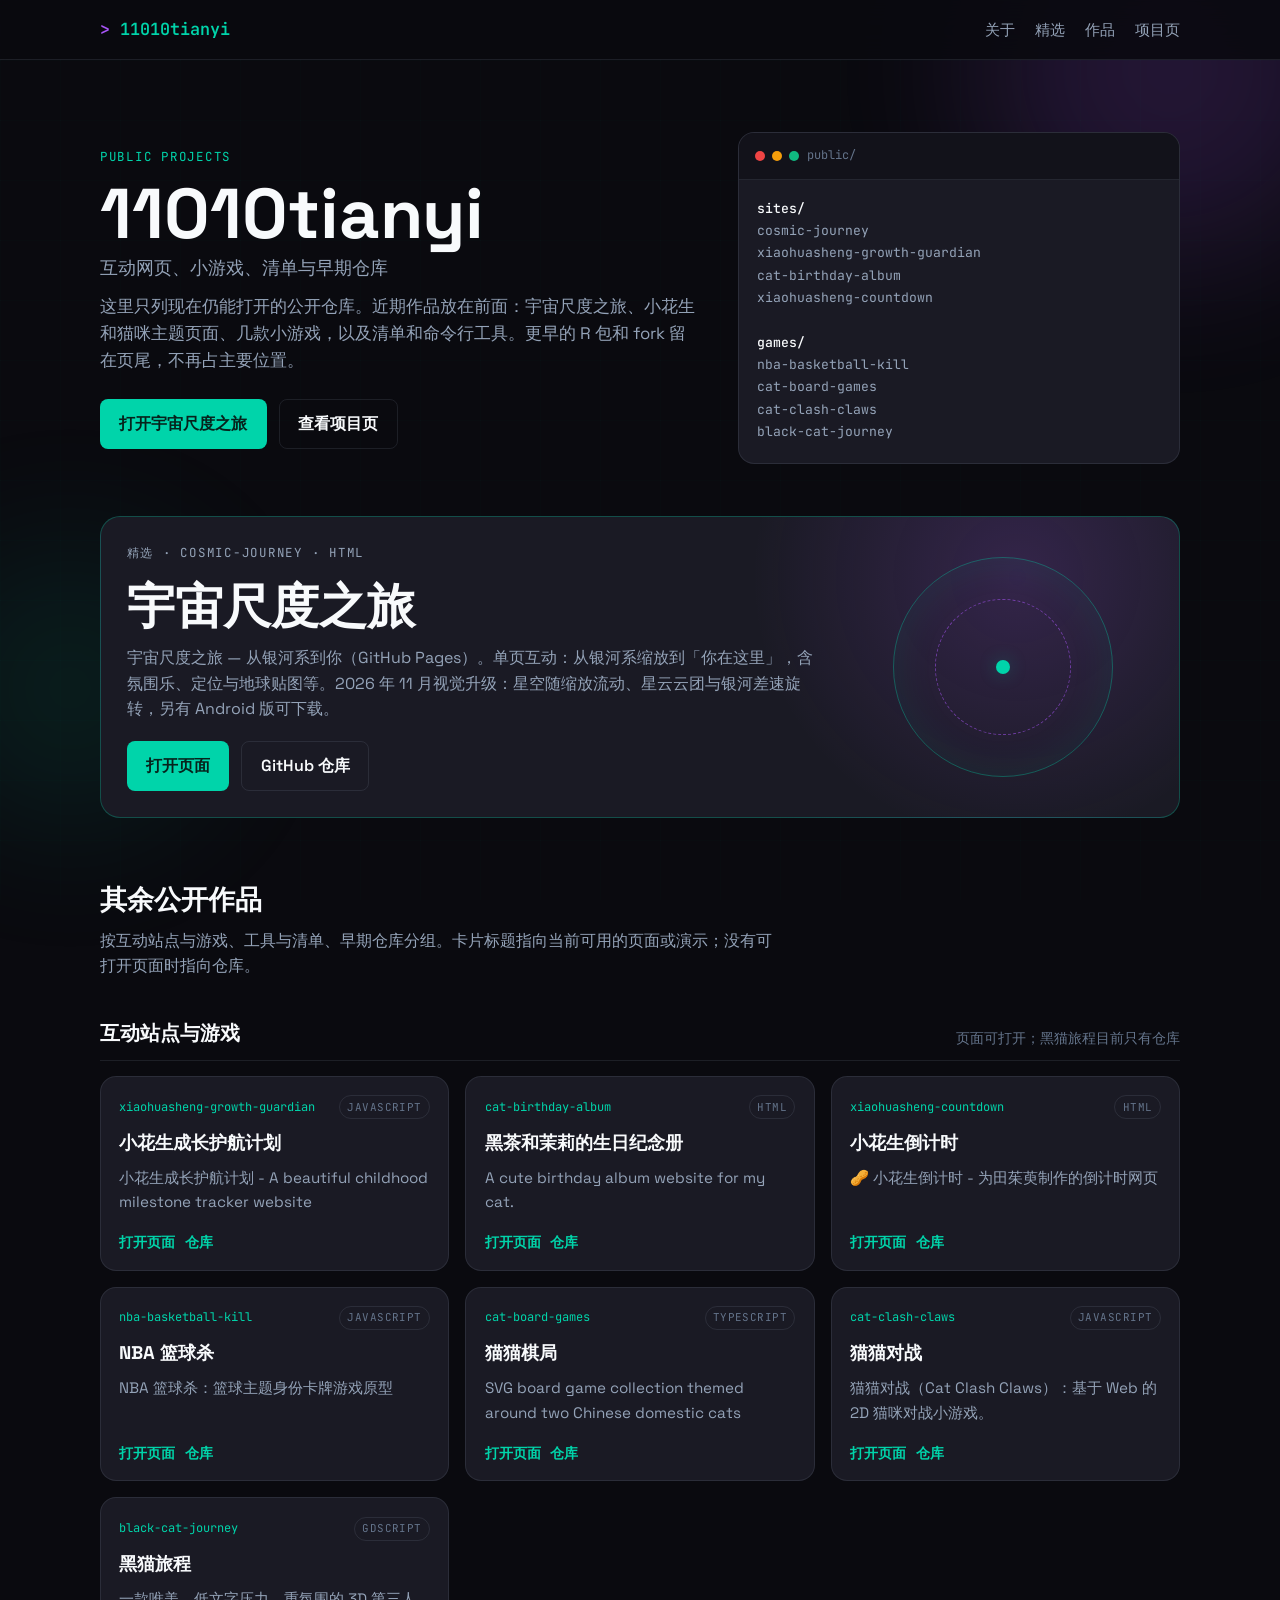
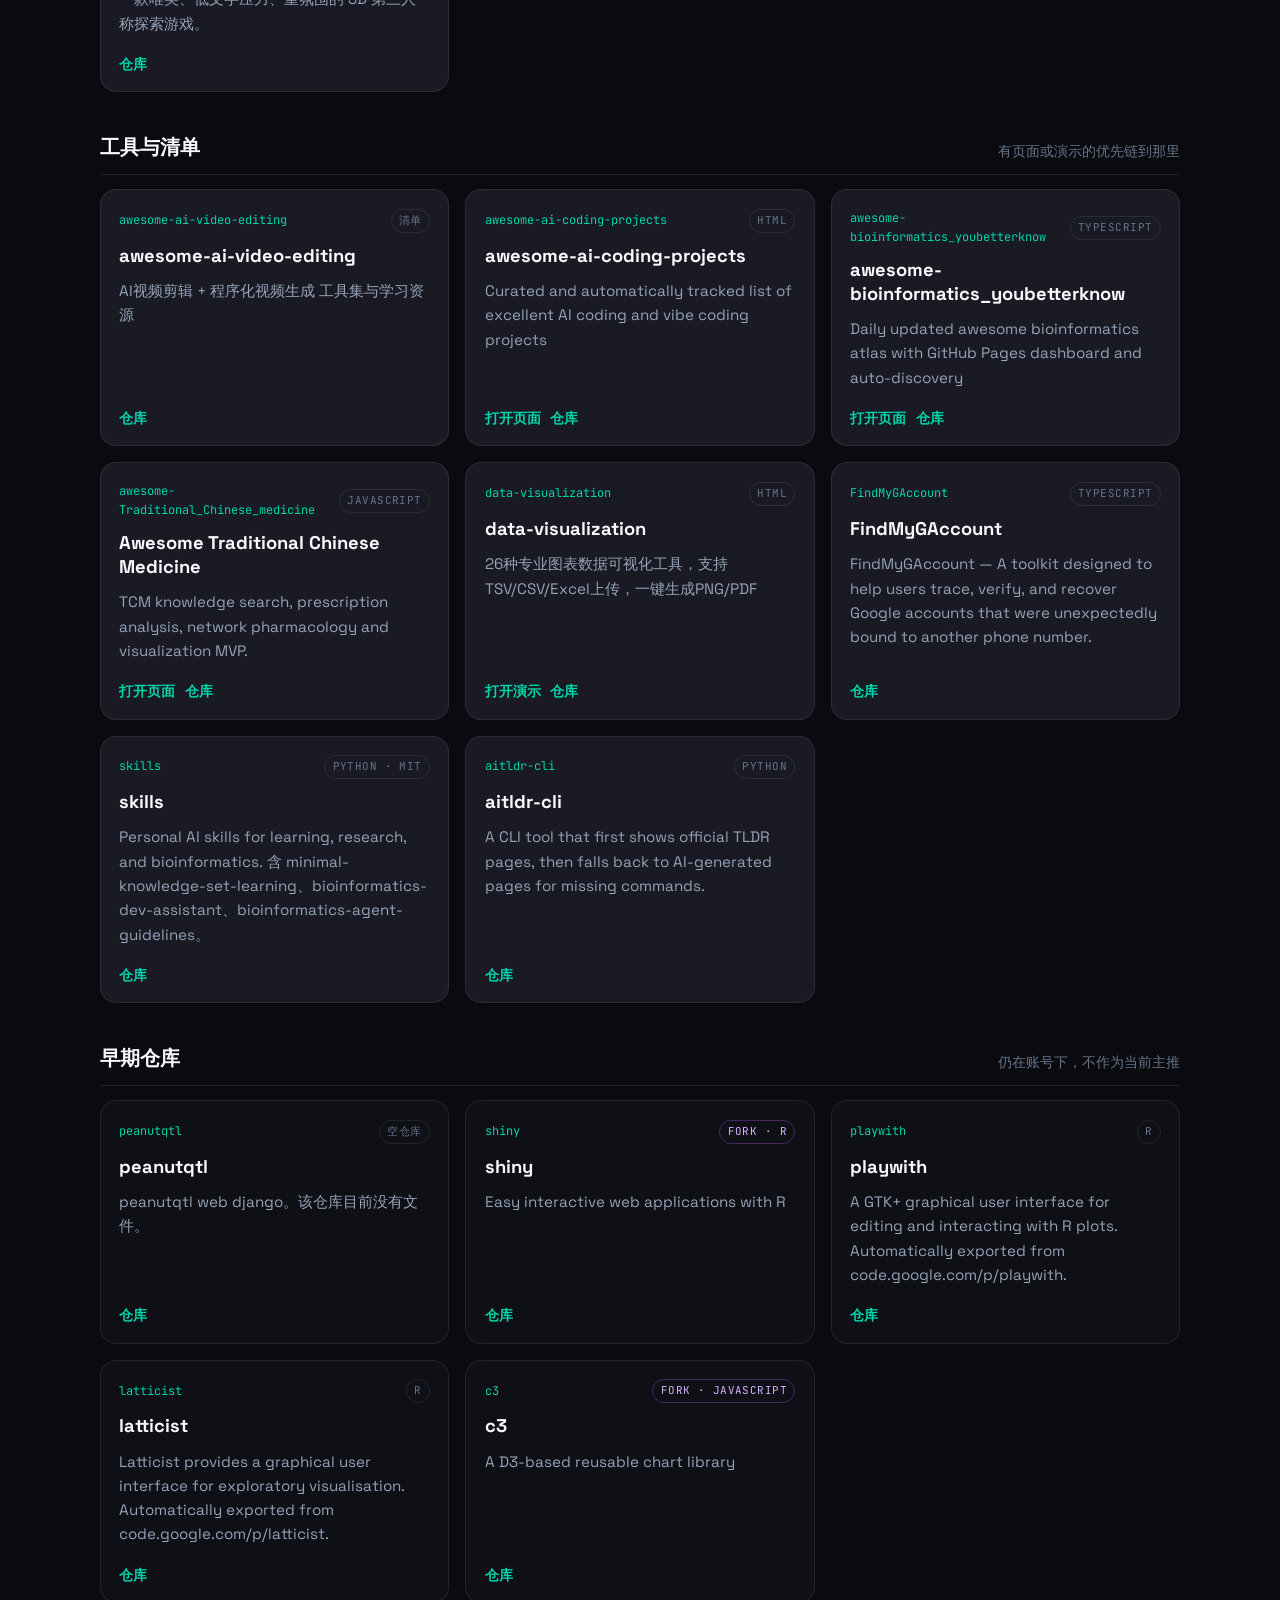
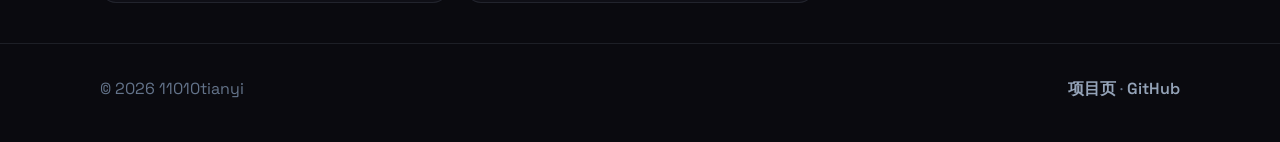
<file: index.html>
<!DOCTYPE html>
<html lang="zh-CN">
<head>
    <meta charset="UTF-8">
    <meta name="viewport" content="width=device-width, initial-scale=1.0">
    <title>11010tianyi</title>
    <meta name="description" content="11010tianyi 的公开作品：宇宙尺度之旅、小花生与猫咪主题页面、小游戏、清单工具，以及仍在的早期仓库。">
    <meta name="theme-color" content="#0a0a0f">
    <link rel="icon" href="data:image/svg+xml,<svg xmlns='http://www.w3.org/2000/svg' viewBox='0 0 64 64'><rect width='64' height='64' rx='14' fill='%230a0a0f'/><path d='M15 19 L29 32 L15 45' stroke='%2300d4aa' stroke-width='6' fill='none' stroke-linecap='round' stroke-linejoin='round'/><rect x='35' y='39' width='16' height='6' rx='3' fill='%23a855f7'/></svg>">
    <meta property="og:type" content="website">
    <meta property="og:title" content="11010tianyi">
    <meta property="og:description" content="11010tianyi 的公开作品：宇宙尺度之旅、小花生与猫咪主题页面、小游戏、清单工具，以及仍在的早期仓库。">
    <meta property="og:url" content="https://11010tianyi.github.io/">
    <meta name="twitter:card" content="summary">
    <link rel="preconnect" href="https://fonts.googleapis.com">
    <link rel="preconnect" href="https://fonts.gstatic.com" crossorigin>
    <link href="https://fonts.googleapis.com/css2?family=JetBrains+Mono:wght@400;500;600&family=Space+Grotesk:wght@400;500;600;700&display=swap" rel="stylesheet">
    <link rel="stylesheet" href="styles.css">
</head>
<body>
    <div class="bg-grid"></div>
    <div class="orb orb-1"></div>
    <div class="orb orb-2"></div>

    <nav>
        <div class="nav-container">
            <a href="index.html" class="logo">11010tianyi</a>
            <ul class="nav-links">
                <li><a href="#about">关于</a></li>
                <li><a href="#featured">精选</a></li>
                <li><a href="#work">作品</a></li>
                <li><a href="projects.html">项目页</a></li>
            </ul>
        </div>
    </nav>

    <main>
        <section class="hero" id="about">
            <div class="wrap hero-grid">
                <div>
                    <p class="kicker">Public projects</p>
                    <h1>11010tianyi<span>互动网页、小游戏、清单与早期仓库</span></h1>
                    <p class="lede">
                        这里只列现在仍能打开的公开仓库。近期作品放在前面：宇宙尺度之旅、小花生和猫咪主题页面、几款小游戏，以及清单和命令行工具。更早的 R 包和 fork 留在页尾，不再占主要位置。
                    </p>
                    <div class="actions">
                        <a class="btn btn-primary" href="https://11010tianyi.github.io/cosmic-journey/">打开宇宙尺度之旅</a>
                        <a class="btn btn-secondary" href="projects.html">查看项目页</a>
                    </div>
                </div>
                <aside class="panel" aria-label="当前可访问的作品">
                    <div class="panel-bar">
                        <span class="dot red"></span>
                        <span class="dot yellow"></span>
                        <span class="dot green"></span>
                        <span>public/</span>
                    </div>
                    <div class="panel-body">
                        <div><strong>sites/</strong></div>
                        cosmic-journey<br>
                        xiaohuasheng-growth-guardian<br>
                        cat-birthday-album<br>
                        xiaohuasheng-countdown<br><br>
                        <div><strong>games/</strong></div>
                        nba-basketball-kill<br>
                        cat-board-games<br>
                        cat-clash-claws<br>
                        black-cat-journey
                    </div>
                </aside>
            </div>
        </section>

        <section class="section" id="featured">
            <div class="wrap">
                <article class="feature">
                    <div>
                        <p class="kicker">精选 · cosmic-journey · HTML</p>
                        <h2><a href="https://11010tianyi.github.io/cosmic-journey/">宇宙尺度之旅</a></h2>
                        <p>宇宙尺度之旅 — 从银河系到你（GitHub Pages）。单页互动：从银河系缩放到「你在这里」，含氛围乐、定位与地球贴图等。2026 年 11 月视觉升级：星空随缩放流动、星云云团与银河差速旋转，另有 Android 版可下载。</p>
                        <div class="actions">
                            <a class="btn btn-primary" href="https://11010tianyi.github.io/cosmic-journey/">打开页面</a>
                            <a class="btn btn-secondary" href="https://github.com/11010tianyi/cosmic-journey">GitHub 仓库</a>
                        </div>
                    </div>
                    <div class="orbit" aria-hidden="true">
                        <div class="ring"><span><i></i></span></div>
                    </div>
                </article>
            </div>
        </section>

        <section class="section" id="work">
            <div class="wrap">
                <h2>其余公开作品</h2>
                <p class="section-intro">按互动站点与游戏、工具与清单、早期仓库分组。卡片标题指向当前可用的页面或演示；没有可打开页面时指向仓库。</p>

                <div class="group" id="interactive">
                    <div class="group-head">
                        <h3>互动站点与游戏</h3>
                        <p>页面可打开；黑猫旅程目前只有仓库</p>
                    </div>
                    <div class="grid">
                        <article class="card">
                            <div class="card-top"><span class="slug">xiaohuasheng-growth-guardian</span><span class="tag">JavaScript</span></div>
                            <h3><a href="https://11010tianyi.github.io/xiaohuasheng-growth-guardian/">小花生成长护航计划</a></h3>
                            <p>小花生成长护航计划 - A beautiful childhood milestone tracker website</p>
                            <p class="card-links"><a href="https://11010tianyi.github.io/xiaohuasheng-growth-guardian/">打开页面</a><a href="https://github.com/11010tianyi/xiaohuasheng-growth-guardian">仓库</a></p>
                        </article>
                        <article class="card">
                            <div class="card-top"><span class="slug">cat-birthday-album</span><span class="tag">HTML</span></div>
                            <h3><a href="https://11010tianyi.github.io/cat-birthday-album/">黑茶和茉莉的生日纪念册</a></h3>
                            <p>A cute birthday album website for my cat.</p>
                            <p class="card-links"><a href="https://11010tianyi.github.io/cat-birthday-album/">打开页面</a><a href="https://github.com/11010tianyi/cat-birthday-album">仓库</a></p>
                        </article>
                        <article class="card">
                            <div class="card-top"><span class="slug">xiaohuasheng-countdown</span><span class="tag">HTML</span></div>
                            <h3><a href="https://11010tianyi.github.io/xiaohuasheng-countdown/">小花生倒计时</a></h3>
                            <p>🥜 小花生倒计时 - 为田茱萸制作的倒计时网页</p>
                            <p class="card-links"><a href="https://11010tianyi.github.io/xiaohuasheng-countdown/">打开页面</a><a href="https://github.com/11010tianyi/xiaohuasheng-countdown">仓库</a></p>
                        </article>
                        <article class="card">
                            <div class="card-top"><span class="slug">nba-basketball-kill</span><span class="tag">JavaScript</span></div>
                            <h3><a href="https://11010tianyi.github.io/nba-basketball-kill/">NBA 篮球杀</a></h3>
                            <p>NBA 篮球杀：篮球主题身份卡牌游戏原型</p>
                            <p class="card-links"><a href="https://11010tianyi.github.io/nba-basketball-kill/">打开页面</a><a href="https://github.com/11010tianyi/nba-basketball-kill">仓库</a></p>
                        </article>
                        <article class="card">
                            <div class="card-top"><span class="slug">cat-board-games</span><span class="tag">TypeScript</span></div>
                            <h3><a href="https://11010tianyi.github.io/cat-board-games/">猫猫棋局</a></h3>
                            <p>SVG board game collection themed around two Chinese domestic cats</p>
                            <p class="card-links"><a href="https://11010tianyi.github.io/cat-board-games/">打开页面</a><a href="https://github.com/11010tianyi/cat-board-games">仓库</a></p>
                        </article>
                        <article class="card">
                            <div class="card-top"><span class="slug">cat-clash-claws</span><span class="tag">JavaScript</span></div>
                            <h3><a href="https://11010tianyi.github.io/cat-clash-claws/">猫猫对战</a></h3>
                            <p>猫猫对战（Cat Clash Claws）：基于 Web 的 2D 猫咪对战小游戏。</p>
                            <p class="card-links"><a href="https://11010tianyi.github.io/cat-clash-claws/">打开页面</a><a href="https://github.com/11010tianyi/cat-clash-claws">仓库</a></p>
                        </article>
                        <article class="card">
                            <div class="card-top"><span class="slug">black-cat-journey</span><span class="tag">GDScript</span></div>
                            <h3><a href="https://github.com/11010tianyi/black-cat-journey">黑猫旅程</a></h3>
                            <p>一款唯美、低文字压力、重氛围的 3D 第三人称探索游戏。</p>
                            <p class="card-links"><a href="https://github.com/11010tianyi/black-cat-journey">仓库</a></p>
                        </article>
                    </div>
                </div>

                <div class="group" id="tools">
                    <div class="group-head">
                        <h3>工具与清单</h3>
                        <p>有页面或演示的优先链到那里</p>
                    </div>
                    <div class="grid">
                        <article class="card">
                            <div class="card-top"><span class="slug">awesome-ai-video-editing</span><span class="tag">清单</span></div>
                            <h3><a href="https://github.com/11010tianyi/awesome-ai-video-editing">awesome-ai-video-editing</a></h3>
                            <p>AI视频剪辑 + 程序化视频生成 工具集与学习资源</p>
                            <p class="card-links"><a href="https://github.com/11010tianyi/awesome-ai-video-editing">仓库</a></p>
                        </article>
                        <article class="card">
                            <div class="card-top"><span class="slug">awesome-ai-coding-projects</span><span class="tag">HTML</span></div>
                            <h3><a href="https://11010tianyi.github.io/awesome-ai-coding-projects/">awesome-ai-coding-projects</a></h3>
                            <p>Curated and automatically tracked list of excellent AI coding and vibe coding projects</p>
                            <p class="card-links"><a href="https://11010tianyi.github.io/awesome-ai-coding-projects/">打开页面</a><a href="https://github.com/11010tianyi/awesome-ai-coding-projects">仓库</a></p>
                        </article>
                        <article class="card">
                            <div class="card-top"><span class="slug">awesome-bioinformatics_youbetterknow</span><span class="tag">TypeScript</span></div>
                            <h3><a href="https://11010tianyi.github.io/awesome-bioinformatics_youbetterknow/">awesome-bioinformatics_youbetterknow</a></h3>
                            <p>Daily updated awesome bioinformatics atlas with GitHub Pages dashboard and auto-discovery</p>
                            <p class="card-links"><a href="https://11010tianyi.github.io/awesome-bioinformatics_youbetterknow/">打开页面</a><a href="https://github.com/11010tianyi/awesome-bioinformatics_youbetterknow">仓库</a></p>
                        </article>
                        <article class="card">
                            <div class="card-top"><span class="slug">awesome-Traditional_Chinese_medicine</span><span class="tag">JavaScript</span></div>
                            <h3><a href="https://11010tianyi.github.io/awesome-Traditional_Chinese_medicine/">Awesome Traditional Chinese Medicine</a></h3>
                            <p>TCM knowledge search, prescription analysis, network pharmacology and visualization MVP.</p>
                            <p class="card-links"><a href="https://11010tianyi.github.io/awesome-Traditional_Chinese_medicine/">打开页面</a><a href="https://github.com/11010tianyi/awesome-Traditional_Chinese_medicine">仓库</a></p>
                        </article>
                        <article class="card">
                            <div class="card-top"><span class="slug">data-visualization</span><span class="tag">HTML</span></div>
                            <h3><a href="https://data-visualization-sage.vercel.app">data-visualization</a></h3>
                            <p>26种专业图表数据可视化工具，支持TSV/CSV/Excel上传，一键生成PNG/PDF</p>
                            <p class="card-links"><a href="https://data-visualization-sage.vercel.app">打开演示</a><a href="https://github.com/11010tianyi/data-visualization">仓库</a></p>
                        </article>
                        <article class="card">
                            <div class="card-top"><span class="slug">FindMyGAccount</span><span class="tag">TypeScript</span></div>
                            <h3><a href="https://github.com/11010tianyi/FindMyGAccount">FindMyGAccount</a></h3>
                            <p>FindMyGAccount — A toolkit designed to help users trace, verify, and recover Google accounts that were unexpectedly bound to another phone number.</p>
                            <p class="card-links"><a href="https://github.com/11010tianyi/FindMyGAccount">仓库</a></p>
                        </article>
                        <article class="card">
                            <div class="card-top"><span class="slug">skills</span><span class="tag">Python · MIT</span></div>
                            <h3><a href="https://github.com/11010tianyi/skills">skills</a></h3>
                            <p>Personal AI skills for learning, research, and bioinformatics. 含 minimal-knowledge-set-learning、bioinformatics-dev-assistant、bioinformatics-agent-guidelines。</p>
                            <p class="card-links"><a href="https://github.com/11010tianyi/skills">仓库</a></p>
                        </article>
                        <article class="card">
                            <div class="card-top"><span class="slug">aitldr-cli</span><span class="tag">Python</span></div>
                            <h3><a href="https://github.com/11010tianyi/aitldr-cli">aitldr-cli</a></h3>
                            <p>A CLI tool that first shows official TLDR pages, then falls back to AI-generated pages for missing commands.</p>
                            <p class="card-links"><a href="https://github.com/11010tianyi/aitldr-cli">仓库</a></p>
                        </article>
                    </div>
                </div>

                <div class="group archive" id="archive">
                    <div class="group-head">
                        <h3>早期仓库</h3>
                        <p>仍在账号下，不作为当前主推</p>
                    </div>
                    <div class="grid">
                        <article class="card">
                            <div class="card-top"><span class="slug">peanutqtl</span><span class="tag">空仓库</span></div>
                            <h3><a href="https://github.com/11010tianyi/peanutqtl">peanutqtl</a></h3>
                            <p>peanutqtl web django。该仓库目前没有文件。</p>
                            <p class="card-links"><a href="https://github.com/11010tianyi/peanutqtl">仓库</a></p>
                        </article>
                        <article class="card">
                            <div class="card-top"><span class="slug">shiny</span><span class="tag fork">Fork · R</span></div>
                            <h3><a href="https://github.com/11010tianyi/shiny">shiny</a></h3>
                            <p>Easy interactive web applications with R</p>
                            <p class="card-links"><a href="https://github.com/11010tianyi/shiny">仓库</a></p>
                        </article>
                        <article class="card">
                            <div class="card-top"><span class="slug">playwith</span><span class="tag">R</span></div>
                            <h3><a href="https://github.com/11010tianyi/playwith">playwith</a></h3>
                            <p>A GTK+ graphical user interface for editing and interacting with R plots. Automatically exported from code.google.com/p/playwith.</p>
                            <p class="card-links"><a href="https://github.com/11010tianyi/playwith">仓库</a></p>
                        </article>
                        <article class="card">
                            <div class="card-top"><span class="slug">latticist</span><span class="tag">R</span></div>
                            <h3><a href="https://github.com/11010tianyi/latticist">latticist</a></h3>
                            <p>Latticist provides a graphical user interface for exploratory visualisation. Automatically exported from code.google.com/p/latticist.</p>
                            <p class="card-links"><a href="https://github.com/11010tianyi/latticist">仓库</a></p>
                        </article>
                        <article class="card">
                            <div class="card-top"><span class="slug">c3</span><span class="tag fork">Fork · JavaScript</span></div>
                            <h3><a href="https://github.com/11010tianyi/c3">c3</a></h3>
                            <p>A D3-based reusable chart library</p>
                            <p class="card-links"><a href="https://github.com/11010tianyi/c3">仓库</a></p>
                        </article>
                    </div>
                </div>
            </div>
        </section>
    </main>

    <footer>
        <div class="wrap footer-row">
            <p>© 2026 11010tianyi</p>
            <p><a href="projects.html">项目页</a> · <a href="https://github.com/11010tianyi">GitHub</a></p>
        </div>
    </footer>

    <script>
        document.querySelectorAll('a[href^="#"]').forEach(function (anchor) {
            anchor.addEventListener('click', function (event) {
                var id = anchor.getAttribute('href');
                if (!id || id === '#') return;
                var target = document.querySelector(id);
                if (!target) return;
                event.preventDefault();
                target.scrollIntoView({ behavior: 'smooth', block: 'start' });
            });
        });
    </script>
</body>
</html>
</file>
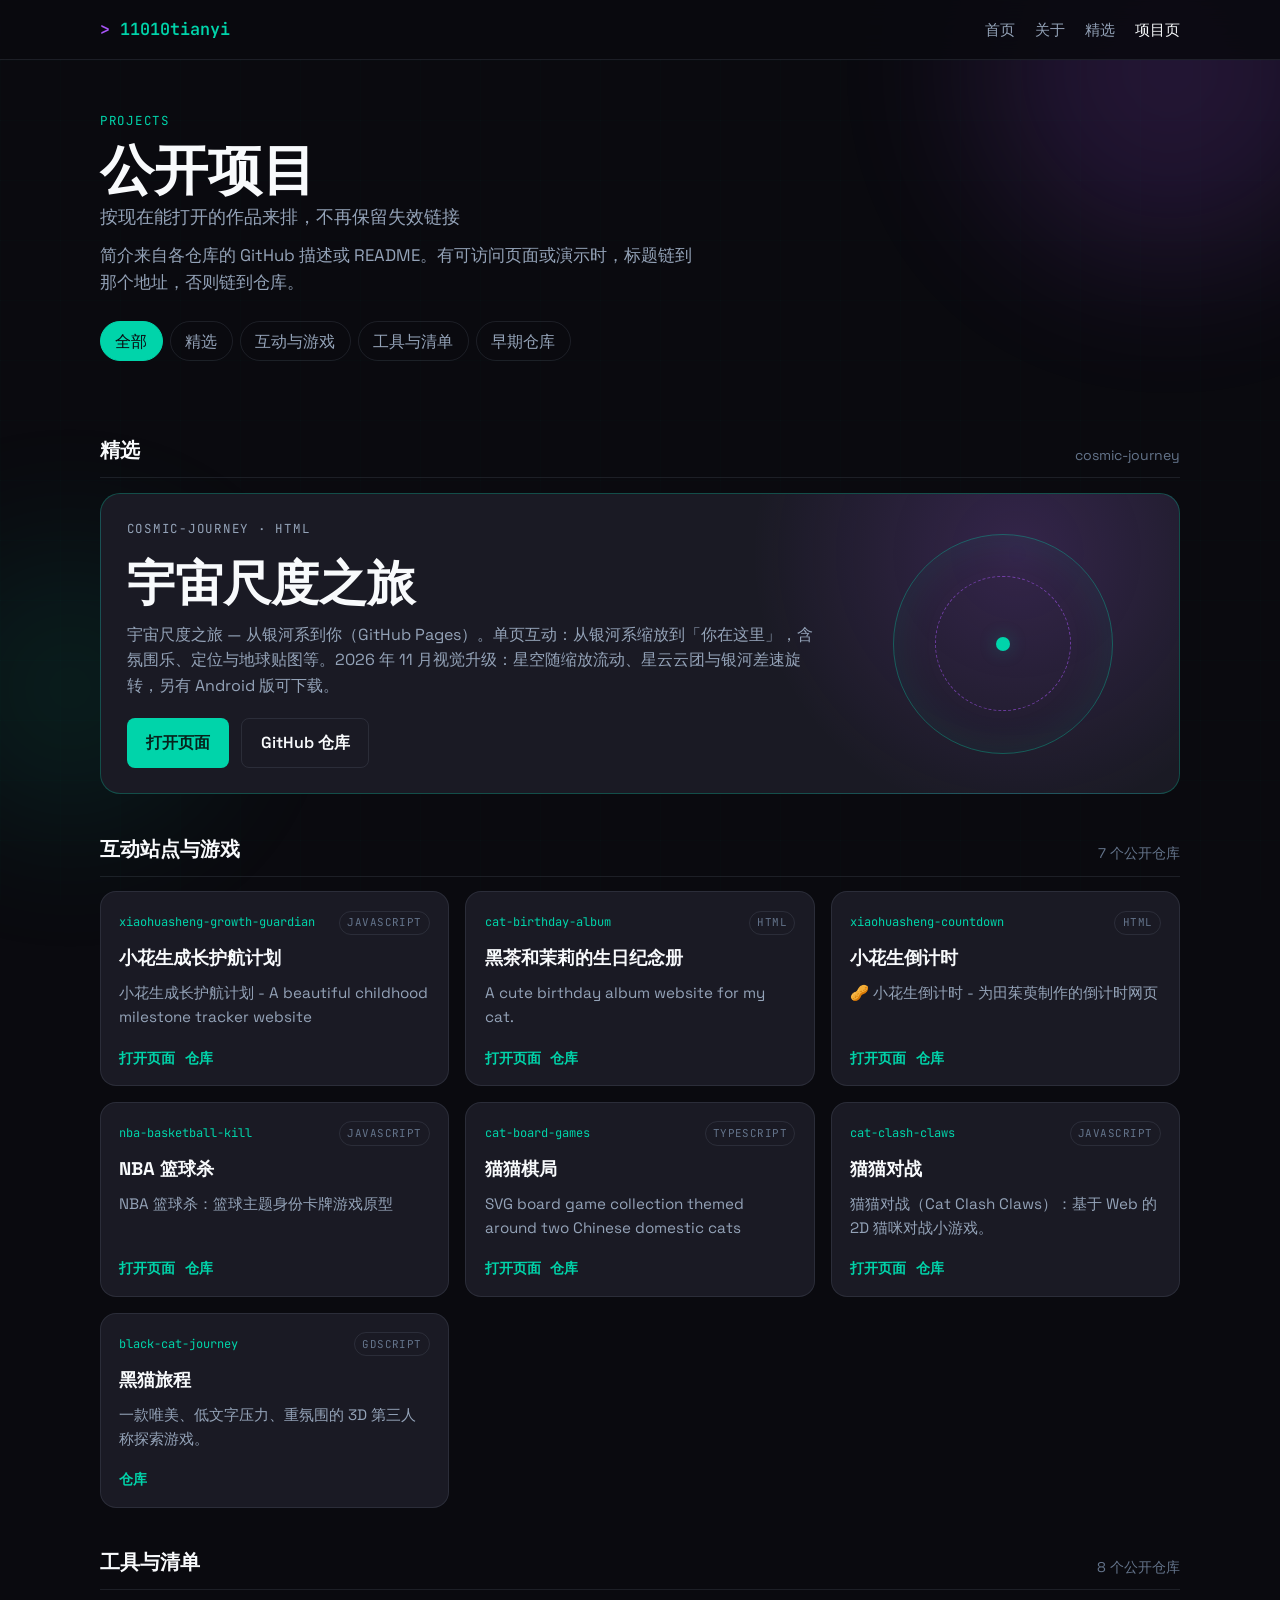
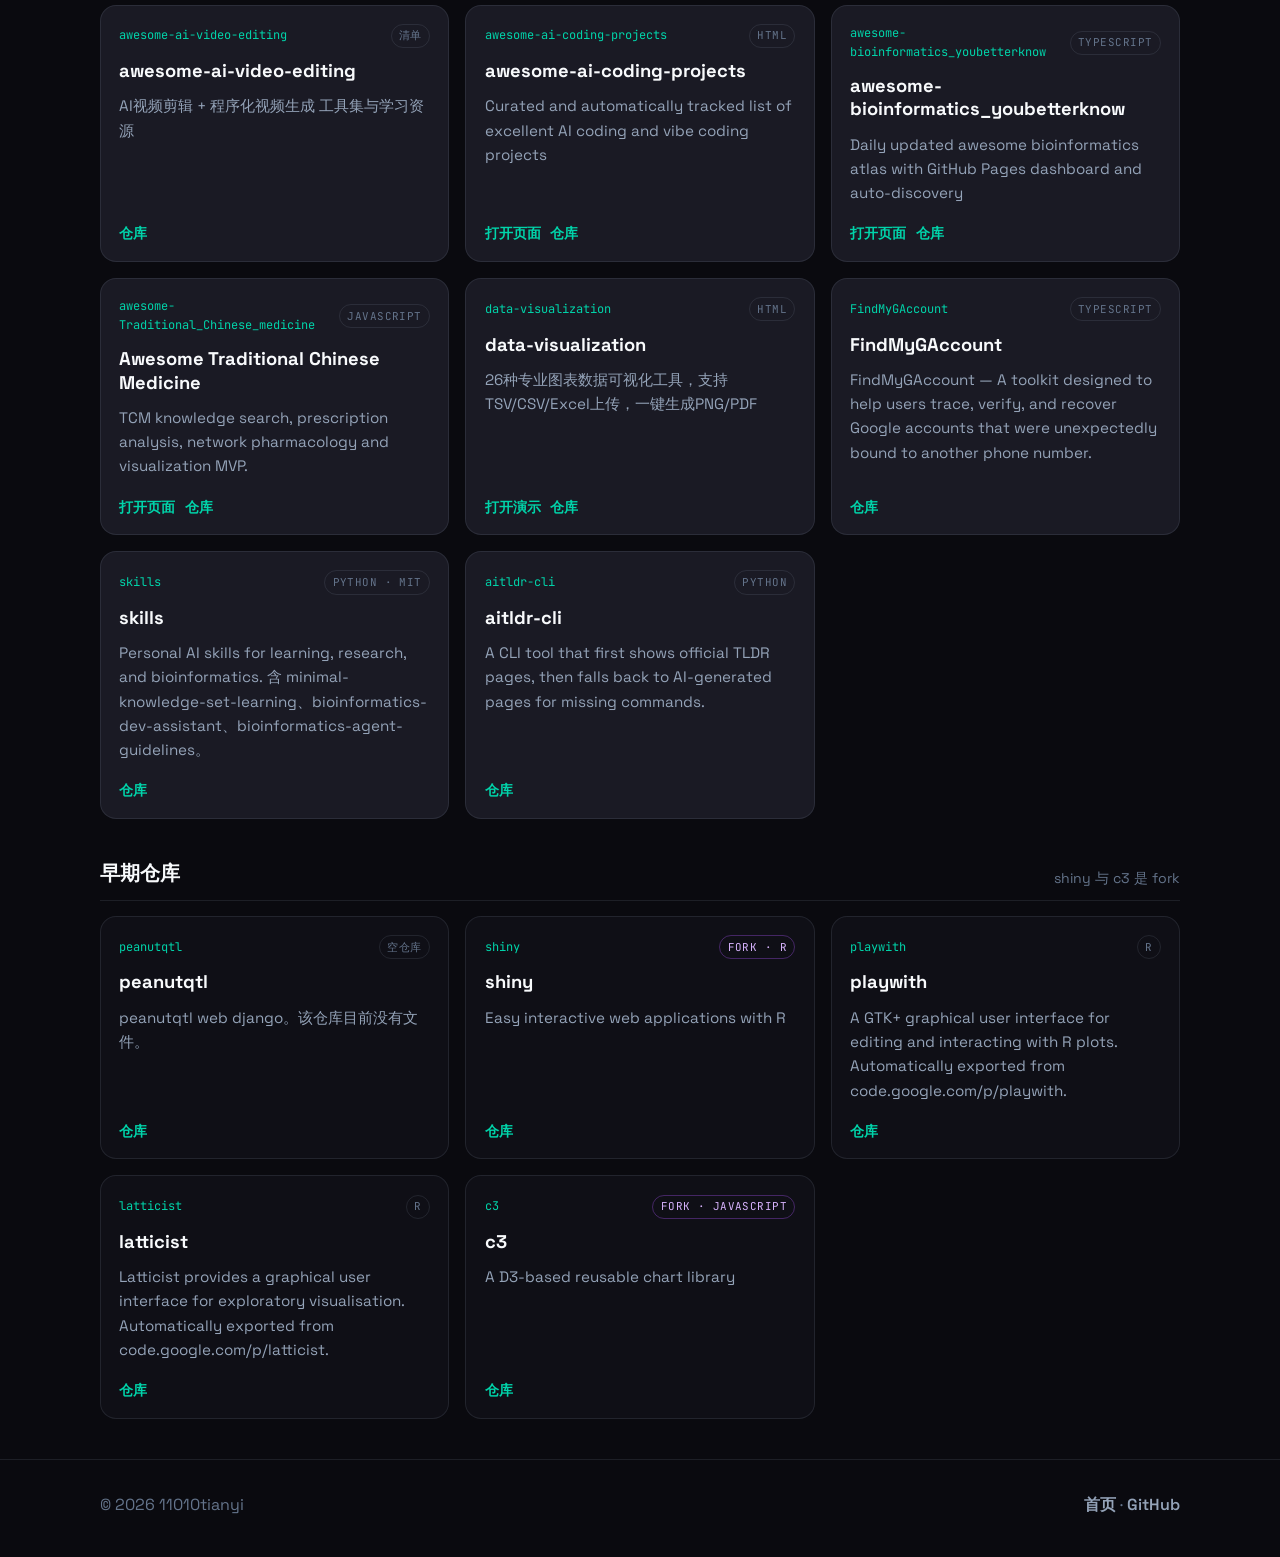
<file: projects.html>
<!DOCTYPE html>
<html lang="zh-CN">
<head>
    <meta charset="UTF-8">
    <meta name="viewport" content="width=device-width, initial-scale=1.0">
    <title>项目 | 11010tianyi</title>
    <meta name="description" content="11010tianyi 的公开项目目录：精选宇宙尺度之旅，以及互动站点、游戏、工具清单和早期仓库。">
    <meta name="theme-color" content="#0a0a0f">
    <link rel="icon" href="data:image/svg+xml,<svg xmlns='http://www.w3.org/2000/svg' viewBox='0 0 64 64'><rect width='64' height='64' rx='14' fill='%230a0a0f'/><path d='M15 19 L29 32 L15 45' stroke='%2300d4aa' stroke-width='6' fill='none' stroke-linecap='round' stroke-linejoin='round'/><rect x='35' y='39' width='16' height='6' rx='3' fill='%23a855f7'/></svg>">
    <meta property="og:type" content="website">
    <meta property="og:title" content="项目 | 11010tianyi">
    <meta property="og:description" content="11010tianyi 的公开项目目录：精选宇宙尺度之旅，以及互动站点、游戏、工具清单和早期仓库。">
    <meta property="og:url" content="https://11010tianyi.github.io/projects.html">
    <meta name="twitter:card" content="summary">
    <link rel="preconnect" href="https://fonts.googleapis.com">
    <link rel="preconnect" href="https://fonts.gstatic.com" crossorigin>
    <link href="https://fonts.googleapis.com/css2?family=JetBrains+Mono:wght@400;500;600&family=Space+Grotesk:wght@400;500;600;700&display=swap" rel="stylesheet">
    <link rel="stylesheet" href="styles.css">
</head>
<body>
    <div class="bg-grid"></div>
    <div class="orb orb-1"></div>
    <div class="orb orb-2"></div>

    <nav>
        <div class="nav-container">
            <a href="index.html" class="logo">11010tianyi</a>
            <ul class="nav-links">
                <li><a href="index.html">首页</a></li>
                <li><a href="index.html#about">关于</a></li>
                <li><a href="index.html#featured">精选</a></li>
                <li><a href="projects.html" aria-current="page">项目页</a></li>
            </ul>
        </div>
    </nav>

    <main>
        <header class="page-header">
            <div class="wrap">
                <p class="kicker">Projects</p>
                <h1>公开项目<span>按现在能打开的作品来排，不再保留失效链接</span></h1>
                <p class="lede">简介来自各仓库的 GitHub 描述或 README。有可访问页面或演示时，标题链到那个地址，否则链到仓库。</p>
                <div class="filters" role="group" aria-label="按分组筛选">
                    <button class="filter-btn active" type="button" data-filter="all" aria-pressed="true">全部</button>
                    <button class="filter-btn" type="button" data-filter="featured" aria-pressed="false">精选</button>
                    <button class="filter-btn" type="button" data-filter="interactive" aria-pressed="false">互动与游戏</button>
                    <button class="filter-btn" type="button" data-filter="tools" aria-pressed="false">工具与清单</button>
                    <button class="filter-btn" type="button" data-filter="archive" aria-pressed="false">早期仓库</button>
                </div>
            </div>
        </header>

        <section class="section">
            <div class="wrap">
                <div class="group" id="featured" data-group="featured">
                    <div class="group-head">
                        <h3>精选</h3>
                        <p>cosmic-journey</p>
                    </div>
                    <article class="feature">
                        <div>
                            <p class="kicker">cosmic-journey · HTML</p>
                            <h2><a href="https://11010tianyi.github.io/cosmic-journey/">宇宙尺度之旅</a></h2>
                            <p>宇宙尺度之旅 — 从银河系到你（GitHub Pages）。单页互动：从银河系缩放到「你在这里」，含氛围乐、定位与地球贴图等。2026 年 11 月视觉升级：星空随缩放流动、星云云团与银河差速旋转，另有 Android 版可下载。</p>
                            <div class="actions">
                                <a class="btn btn-primary" href="https://11010tianyi.github.io/cosmic-journey/">打开页面</a>
                                <a class="btn btn-secondary" href="https://github.com/11010tianyi/cosmic-journey">GitHub 仓库</a>
                            </div>
                        </div>
                        <div class="orbit" aria-hidden="true">
                            <div class="ring"><span><i></i></span></div>
                        </div>
                    </article>
                </div>

                <div class="group" id="interactive" data-group="interactive">
                    <div class="group-head">
                        <h3>互动站点与游戏</h3>
                        <p>7 个公开仓库</p>
                    </div>
                    <div class="grid">
                        <article class="card">
                            <div class="card-top"><span class="slug">xiaohuasheng-growth-guardian</span><span class="tag">JavaScript</span></div>
                            <h3><a href="https://11010tianyi.github.io/xiaohuasheng-growth-guardian/">小花生成长护航计划</a></h3>
                            <p>小花生成长护航计划 - A beautiful childhood milestone tracker website</p>
                            <p class="card-links"><a href="https://11010tianyi.github.io/xiaohuasheng-growth-guardian/">打开页面</a><a href="https://github.com/11010tianyi/xiaohuasheng-growth-guardian">仓库</a></p>
                        </article>
                        <article class="card">
                            <div class="card-top"><span class="slug">cat-birthday-album</span><span class="tag">HTML</span></div>
                            <h3><a href="https://11010tianyi.github.io/cat-birthday-album/">黑茶和茉莉的生日纪念册</a></h3>
                            <p>A cute birthday album website for my cat.</p>
                            <p class="card-links"><a href="https://11010tianyi.github.io/cat-birthday-album/">打开页面</a><a href="https://github.com/11010tianyi/cat-birthday-album">仓库</a></p>
                        </article>
                        <article class="card">
                            <div class="card-top"><span class="slug">xiaohuasheng-countdown</span><span class="tag">HTML</span></div>
                            <h3><a href="https://11010tianyi.github.io/xiaohuasheng-countdown/">小花生倒计时</a></h3>
                            <p>🥜 小花生倒计时 - 为田茱萸制作的倒计时网页</p>
                            <p class="card-links"><a href="https://11010tianyi.github.io/xiaohuasheng-countdown/">打开页面</a><a href="https://github.com/11010tianyi/xiaohuasheng-countdown">仓库</a></p>
                        </article>
                        <article class="card">
                            <div class="card-top"><span class="slug">nba-basketball-kill</span><span class="tag">JavaScript</span></div>
                            <h3><a href="https://11010tianyi.github.io/nba-basketball-kill/">NBA 篮球杀</a></h3>
                            <p>NBA 篮球杀：篮球主题身份卡牌游戏原型</p>
                            <p class="card-links"><a href="https://11010tianyi.github.io/nba-basketball-kill/">打开页面</a><a href="https://github.com/11010tianyi/nba-basketball-kill">仓库</a></p>
                        </article>
                        <article class="card">
                            <div class="card-top"><span class="slug">cat-board-games</span><span class="tag">TypeScript</span></div>
                            <h3><a href="https://11010tianyi.github.io/cat-board-games/">猫猫棋局</a></h3>
                            <p>SVG board game collection themed around two Chinese domestic cats</p>
                            <p class="card-links"><a href="https://11010tianyi.github.io/cat-board-games/">打开页面</a><a href="https://github.com/11010tianyi/cat-board-games">仓库</a></p>
                        </article>
                        <article class="card">
                            <div class="card-top"><span class="slug">cat-clash-claws</span><span class="tag">JavaScript</span></div>
                            <h3><a href="https://11010tianyi.github.io/cat-clash-claws/">猫猫对战</a></h3>
                            <p>猫猫对战（Cat Clash Claws）：基于 Web 的 2D 猫咪对战小游戏。</p>
                            <p class="card-links"><a href="https://11010tianyi.github.io/cat-clash-claws/">打开页面</a><a href="https://github.com/11010tianyi/cat-clash-claws">仓库</a></p>
                        </article>
                        <article class="card">
                            <div class="card-top"><span class="slug">black-cat-journey</span><span class="tag">GDScript</span></div>
                            <h3><a href="https://github.com/11010tianyi/black-cat-journey">黑猫旅程</a></h3>
                            <p>一款唯美、低文字压力、重氛围的 3D 第三人称探索游戏。</p>
                            <p class="card-links"><a href="https://github.com/11010tianyi/black-cat-journey">仓库</a></p>
                        </article>
                    </div>
                </div>

                <div class="group" id="tools" data-group="tools">
                    <div class="group-head">
                        <h3>工具与清单</h3>
                        <p>8 个公开仓库</p>
                    </div>
                    <div class="grid">
                        <article class="card">
                            <div class="card-top"><span class="slug">awesome-ai-video-editing</span><span class="tag">清单</span></div>
                            <h3><a href="https://github.com/11010tianyi/awesome-ai-video-editing">awesome-ai-video-editing</a></h3>
                            <p>AI视频剪辑 + 程序化视频生成 工具集与学习资源</p>
                            <p class="card-links"><a href="https://github.com/11010tianyi/awesome-ai-video-editing">仓库</a></p>
                        </article>
                        <article class="card">
                            <div class="card-top"><span class="slug">awesome-ai-coding-projects</span><span class="tag">HTML</span></div>
                            <h3><a href="https://11010tianyi.github.io/awesome-ai-coding-projects/">awesome-ai-coding-projects</a></h3>
                            <p>Curated and automatically tracked list of excellent AI coding and vibe coding projects</p>
                            <p class="card-links"><a href="https://11010tianyi.github.io/awesome-ai-coding-projects/">打开页面</a><a href="https://github.com/11010tianyi/awesome-ai-coding-projects">仓库</a></p>
                        </article>
                        <article class="card">
                            <div class="card-top"><span class="slug">awesome-bioinformatics_youbetterknow</span><span class="tag">TypeScript</span></div>
                            <h3><a href="https://11010tianyi.github.io/awesome-bioinformatics_youbetterknow/">awesome-bioinformatics_youbetterknow</a></h3>
                            <p>Daily updated awesome bioinformatics atlas with GitHub Pages dashboard and auto-discovery</p>
                            <p class="card-links"><a href="https://11010tianyi.github.io/awesome-bioinformatics_youbetterknow/">打开页面</a><a href="https://github.com/11010tianyi/awesome-bioinformatics_youbetterknow">仓库</a></p>
                        </article>
                        <article class="card">
                            <div class="card-top"><span class="slug">awesome-Traditional_Chinese_medicine</span><span class="tag">JavaScript</span></div>
                            <h3><a href="https://11010tianyi.github.io/awesome-Traditional_Chinese_medicine/">Awesome Traditional Chinese Medicine</a></h3>
                            <p>TCM knowledge search, prescription analysis, network pharmacology and visualization MVP.</p>
                            <p class="card-links"><a href="https://11010tianyi.github.io/awesome-Traditional_Chinese_medicine/">打开页面</a><a href="https://github.com/11010tianyi/awesome-Traditional_Chinese_medicine">仓库</a></p>
                        </article>
                        <article class="card">
                            <div class="card-top"><span class="slug">data-visualization</span><span class="tag">HTML</span></div>
                            <h3><a href="https://data-visualization-sage.vercel.app">data-visualization</a></h3>
                            <p>26种专业图表数据可视化工具，支持TSV/CSV/Excel上传，一键生成PNG/PDF</p>
                            <p class="card-links"><a href="https://data-visualization-sage.vercel.app">打开演示</a><a href="https://github.com/11010tianyi/data-visualization">仓库</a></p>
                        </article>
                        <article class="card">
                            <div class="card-top"><span class="slug">FindMyGAccount</span><span class="tag">TypeScript</span></div>
                            <h3><a href="https://github.com/11010tianyi/FindMyGAccount">FindMyGAccount</a></h3>
                            <p>FindMyGAccount — A toolkit designed to help users trace, verify, and recover Google accounts that were unexpectedly bound to another phone number.</p>
                            <p class="card-links"><a href="https://github.com/11010tianyi/FindMyGAccount">仓库</a></p>
                        </article>
                        <article class="card">
                            <div class="card-top"><span class="slug">skills</span><span class="tag">Python · MIT</span></div>
                            <h3><a href="https://github.com/11010tianyi/skills">skills</a></h3>
                            <p>Personal AI skills for learning, research, and bioinformatics. 含 minimal-knowledge-set-learning、bioinformatics-dev-assistant、bioinformatics-agent-guidelines。</p>
                            <p class="card-links"><a href="https://github.com/11010tianyi/skills">仓库</a></p>
                        </article>
                        <article class="card">
                            <div class="card-top"><span class="slug">aitldr-cli</span><span class="tag">Python</span></div>
                            <h3><a href="https://github.com/11010tianyi/aitldr-cli">aitldr-cli</a></h3>
                            <p>A CLI tool that first shows official TLDR pages, then falls back to AI-generated pages for missing commands.</p>
                            <p class="card-links"><a href="https://github.com/11010tianyi/aitldr-cli">仓库</a></p>
                        </article>
                    </div>
                </div>

                <div class="group archive" id="archive" data-group="archive">
                    <div class="group-head">
                        <h3>早期仓库</h3>
                        <p>shiny 与 c3 是 fork</p>
                    </div>
                    <div class="grid">
                        <article class="card">
                            <div class="card-top"><span class="slug">peanutqtl</span><span class="tag">空仓库</span></div>
                            <h3><a href="https://github.com/11010tianyi/peanutqtl">peanutqtl</a></h3>
                            <p>peanutqtl web django。该仓库目前没有文件。</p>
                            <p class="card-links"><a href="https://github.com/11010tianyi/peanutqtl">仓库</a></p>
                        </article>
                        <article class="card">
                            <div class="card-top"><span class="slug">shiny</span><span class="tag fork">Fork · R</span></div>
                            <h3><a href="https://github.com/11010tianyi/shiny">shiny</a></h3>
                            <p>Easy interactive web applications with R</p>
                            <p class="card-links"><a href="https://github.com/11010tianyi/shiny">仓库</a></p>
                        </article>
                        <article class="card">
                            <div class="card-top"><span class="slug">playwith</span><span class="tag">R</span></div>
                            <h3><a href="https://github.com/11010tianyi/playwith">playwith</a></h3>
                            <p>A GTK+ graphical user interface for editing and interacting with R plots. Automatically exported from code.google.com/p/playwith.</p>
                            <p class="card-links"><a href="https://github.com/11010tianyi/playwith">仓库</a></p>
                        </article>
                        <article class="card">
                            <div class="card-top"><span class="slug">latticist</span><span class="tag">R</span></div>
                            <h3><a href="https://github.com/11010tianyi/latticist">latticist</a></h3>
                            <p>Latticist provides a graphical user interface for exploratory visualisation. Automatically exported from code.google.com/p/latticist.</p>
                            <p class="card-links"><a href="https://github.com/11010tianyi/latticist">仓库</a></p>
                        </article>
                        <article class="card">
                            <div class="card-top"><span class="slug">c3</span><span class="tag fork">Fork · JavaScript</span></div>
                            <h3><a href="https://github.com/11010tianyi/c3">c3</a></h3>
                            <p>A D3-based reusable chart library</p>
                            <p class="card-links"><a href="https://github.com/11010tianyi/c3">仓库</a></p>
                        </article>
                    </div>
                </div>
            </div>
        </section>
    </main>

    <footer>
        <div class="wrap footer-row">
            <p>© 2026 11010tianyi</p>
            <p><a href="index.html">首页</a> · <a href="https://github.com/11010tianyi">GitHub</a></p>
        </div>
    </footer>

    <script>
        var buttons = document.querySelectorAll('.filter-btn');
        var groups = document.querySelectorAll('[data-group]');
        buttons.forEach(function (button) {
            button.addEventListener('click', function () {
                var filter = button.getAttribute('data-filter');
                buttons.forEach(function (item) {
                    var selected = item === button;
                    item.classList.toggle('active', selected);
                    item.setAttribute('aria-pressed', selected ? 'true' : 'false');
                });
                groups.forEach(function (group) {
                    group.hidden = filter !== 'all' && group.getAttribute('data-group') !== filter;
                });
            });
        });
    </script>
</body>
</html>
</file>
<file: styles.css>
:root {
    --bg-primary: #0a0a0f;
    --bg-secondary: #12121a;
    --bg-card: #1a1a24;
    --accent-cyan: #00d4aa;
    --accent-purple: #a855f7;
    --accent-amber: #f59e0b;
    --text-primary: #f8fafc;
    --text-secondary: #94a3b8;
    --text-muted: #64748b;
    --border: rgba(148, 163, 184, 0.14);
    --glow-cyan: rgba(0, 212, 170, 0.28);
}

* {
    margin: 0;
    padding: 0;
    box-sizing: border-box;
}

html {
    scroll-behavior: smooth;
}

body {
    font-family: "Space Grotesk", "Noto Sans SC", "PingFang SC", "Hiragino Sans GB", "Microsoft YaHei", sans-serif;
    background: var(--bg-primary);
    color: var(--text-primary);
    line-height: 1.6;
    min-height: 100vh;
}

a {
    color: inherit;
}

.bg-grid,
.orb {
    position: fixed;
    pointer-events: none;
}

.bg-grid {
    inset: 0;
    z-index: 0;
    opacity: 0.45;
    background-image:
        linear-gradient(rgba(0, 212, 170, 0.035) 1px, transparent 1px),
        linear-gradient(90deg, rgba(0, 212, 170, 0.035) 1px, transparent 1px);
    background-size: 60px 60px;
}

.orb {
    border-radius: 50%;
    filter: blur(80px);
    z-index: 0;
}

.orb-1 {
    width: 380px;
    height: 380px;
    background: var(--accent-purple);
    opacity: 0.16;
    top: -120px;
    right: -80px;
}

.orb-2 {
    width: 280px;
    height: 280px;
    background: var(--accent-cyan);
    opacity: 0.1;
    bottom: 8%;
    left: -70px;
}

nav {
    position: sticky;
    top: 0;
    z-index: 20;
    padding: 1rem 1.5rem;
    background: rgba(10, 10, 15, 0.88);
    backdrop-filter: blur(16px);
    border-bottom: 1px solid var(--border);
}

.nav-container,
.wrap {
    max-width: 1080px;
    margin: 0 auto;
}

.nav-container {
    display: flex;
    justify-content: space-between;
    align-items: center;
    gap: 1rem 1.5rem;
    flex-wrap: wrap;
}

.logo {
    font-family: "JetBrains Mono", ui-monospace, SFMono-Regular, Menlo, Consolas, monospace;
    font-size: 1.05rem;
    font-weight: 600;
    color: var(--accent-cyan);
    text-decoration: none;
}

.logo::before {
    content: "> ";
    color: var(--accent-purple);
}

.nav-links {
    display: flex;
    flex-wrap: wrap;
    gap: 0.35rem 1.25rem;
    list-style: none;
}

.nav-links a {
    color: var(--text-secondary);
    text-decoration: none;
    font-size: 0.92rem;
    font-weight: 500;
    transition: color 0.2s ease;
}

.nav-links a:hover,
.nav-links a[aria-current="page"] {
    color: var(--text-primary);
}

main {
    position: relative;
    z-index: 1;
}

.hero {
    padding: 4.5rem 1.5rem 2rem;
}

.hero-grid {
    display: grid;
    grid-template-columns: minmax(0, 1.15fr) minmax(280px, 0.85fr);
    gap: 2.5rem;
    align-items: center;
}

.kicker {
    font-family: "JetBrains Mono", ui-monospace, SFMono-Regular, Menlo, Consolas, monospace;
    font-size: 0.78rem;
    letter-spacing: 0.14em;
    text-transform: uppercase;
    color: var(--accent-cyan);
    margin-bottom: 0.9rem;
}

h1 {
    font-size: clamp(2.6rem, 6vw, 4.4rem);
    line-height: 0.95;
    font-weight: 700;
    margin-bottom: 1rem;
}

h1 span {
    display: block;
    margin-top: 0.7rem;
    font-size: 1.15rem;
    font-weight: 500;
    color: var(--text-secondary);
    letter-spacing: 0;
}

.lede {
    color: var(--text-secondary);
    font-size: 1.05rem;
    max-width: 38rem;
    margin-bottom: 1.6rem;
}

.actions {
    display: flex;
    flex-wrap: wrap;
    gap: 0.75rem;
}

.btn {
    display: inline-flex;
    align-items: center;
    justify-content: center;
    min-height: 44px;
    padding: 0.7rem 1.15rem;
    border-radius: 8px;
    text-decoration: none;
    font-weight: 600;
    border: 1px solid transparent;
    transition: background 0.2s ease, color 0.2s ease, border-color 0.2s ease;
}

.btn-primary {
    background: var(--accent-cyan);
    color: #06231c;
}

.btn-primary:hover {
    background: #1fe0b8;
}

.btn-secondary {
    background: transparent;
    color: var(--text-primary);
    border-color: var(--border);
}

.btn-secondary:hover {
    border-color: var(--accent-cyan);
    color: var(--accent-cyan);
}

.panel {
    background: var(--bg-card);
    border: 1px solid var(--border);
    border-radius: 16px;
    overflow: hidden;
}

.panel-bar {
    display: flex;
    align-items: center;
    gap: 0.45rem;
    padding: 0.85rem 1rem;
    background: var(--bg-secondary);
    border-bottom: 1px solid var(--border);
    font-family: "JetBrains Mono", ui-monospace, SFMono-Regular, Menlo, Consolas, monospace;
    font-size: 0.75rem;
    color: var(--text-muted);
}

.dot {
    width: 10px;
    height: 10px;
    border-radius: 50%;
}

.dot.red { background: #ef4444; }
.dot.yellow { background: #f59e0b; }
.dot.green { background: #10b981; }

.panel-body {
    padding: 1.1rem 1.15rem 1.25rem;
    font-family: "JetBrains Mono", ui-monospace, SFMono-Regular, Menlo, Consolas, monospace;
    font-size: 0.82rem;
    line-height: 1.7;
    color: var(--text-secondary);
}

.panel-body strong {
    color: var(--text-primary);
    font-weight: 500;
}

.section {
    padding: 1.25rem 1.5rem 2.5rem;
}

.section h2 {
    font-size: 1.7rem;
    margin-bottom: 0.4rem;
}

.section-intro {
    color: var(--text-secondary);
    margin-bottom: 1.25rem;
    max-width: 42rem;
}

.feature {
    display: grid;
    grid-template-columns: minmax(0, 1.4fr) minmax(180px, 0.6fr);
    gap: 1.5rem;
    padding: 1.6rem;
    background:
        radial-gradient(circle at 85% 20%, rgba(168, 85, 247, 0.18), transparent 28%),
        var(--bg-card);
    border: 1px solid rgba(0, 212, 170, 0.28);
    border-radius: 20px;
}

.feature h2 {
    font-size: clamp(2rem, 4vw, 3rem);
    line-height: 1.05;
    margin: 0.2rem 0 0.8rem;
}

.feature h2 a {
    color: var(--text-primary);
    text-decoration: none;
}

.feature h2 a:hover {
    color: var(--accent-cyan);
}

.feature p {
    color: var(--text-secondary);
    margin-bottom: 1.2rem;
}

.orbit {
    min-height: 180px;
    display: grid;
    place-items: center;
}

.ring {
    width: min(220px, 100%);
    aspect-ratio: 1;
    border-radius: 50%;
    border: 1px solid rgba(0, 212, 170, 0.35);
    display: grid;
    place-items: center;
    box-shadow: inset 0 0 40px rgba(0, 212, 170, 0.08);
}

.ring span {
    width: 62%;
    aspect-ratio: 1;
    border-radius: 50%;
    border: 1px dashed rgba(168, 85, 247, 0.55);
    display: grid;
    place-items: center;
    animation: orbit-spin 26s linear infinite;
}

.ring i {
    width: 14px;
    height: 14px;
    border-radius: 50%;
    background: var(--accent-cyan);
    box-shadow: 0 0 18px var(--glow-cyan);
    animation: orbit-pulse 3.2s ease-in-out infinite;
}

@keyframes orbit-spin {
    from { transform: rotate(0deg); }
    to { transform: rotate(360deg); }
}

@keyframes orbit-pulse {
    0%, 100% { transform: scale(1); opacity: 1; }
    50% { transform: scale(1.35); opacity: 0.75; }
}

@media (prefers-reduced-motion: reduce) {
    html {
        scroll-behavior: auto;
    }

    .ring span,
    .ring i {
        animation: none;
    }

    .card,
    .btn,
    .nav-links a {
        transition: none;
    }
}

#about,
#featured,
#work,
.group {
    scroll-margin-top: 7.5rem;
}

.group {
    margin-top: 2.4rem;
}

.group-head {
    display: flex;
    justify-content: space-between;
    gap: 1rem;
    align-items: end;
    margin-bottom: 0.9rem;
    padding-bottom: 0.7rem;
    border-bottom: 1px solid var(--border);
}

.group-head h3 {
    font-size: 1.25rem;
}

.group-head p {
    color: var(--text-muted);
    font-size: 0.88rem;
}

.grid {
    display: grid;
    grid-template-columns: repeat(auto-fill, minmax(280px, 1fr));
    gap: 1rem;
}

.card {
    display: flex;
    flex-direction: column;
    gap: 0.7rem;
    min-height: 100%;
    padding: 1.15rem 1.15rem 1rem;
    background: var(--bg-card);
    border: 1px solid var(--border);
    border-radius: 16px;
}

.card:hover {
    border-color: rgba(0, 212, 170, 0.35);
}

.card-top,
.card-links {
    display: flex;
    justify-content: space-between;
    gap: 0.6rem;
    align-items: center;
}

.slug {
    font-family: "JetBrains Mono", ui-monospace, SFMono-Regular, Menlo, Consolas, monospace;
    font-size: 0.75rem;
    color: var(--accent-cyan);
}

.tag {
    font-family: "JetBrains Mono", ui-monospace, SFMono-Regular, Menlo, Consolas, monospace;
    font-size: 0.68rem;
    letter-spacing: 0.04em;
    text-transform: uppercase;
    color: var(--text-muted);
    border: 1px solid var(--border);
    border-radius: 999px;
    padding: 0.15rem 0.45rem;
    white-space: nowrap;
}

.tag.fork {
    color: #d8b4fe;
    border-color: rgba(168, 85, 247, 0.35);
}

.card h3 {
    font-size: 1.15rem;
    line-height: 1.3;
}

.card h3 a {
    color: var(--text-primary);
    text-decoration: none;
}

.card h3 a:hover {
    color: var(--accent-cyan);
}

.card p {
    color: var(--text-secondary);
    font-size: 0.95rem;
}

.card-links {
    margin-top: auto;
    padding-top: 0.35rem;
    justify-content: flex-start;
}

.card-links a {
    color: var(--accent-cyan);
    font-size: 0.88rem;
    font-weight: 600;
    text-decoration: none;
}

.card-links a:hover {
    text-decoration: underline;
}

.archive .card {
    background: rgba(18, 18, 26, 0.75);
}

.page-header {
    padding: 3.2rem 1.5rem 0.5rem;
}

.page-header h1 {
    font-size: clamp(2.2rem, 5vw, 3.4rem);
}

.filters {
    display: flex;
    flex-wrap: wrap;
    gap: 0.45rem;
    margin: 1.2rem 0 0.4rem;
}

.filter-btn {
    min-height: 40px;
    padding: 0.4rem 0.9rem;
    border-radius: 999px;
    border: 1px solid var(--border);
    background: transparent;
    color: var(--text-secondary);
    font: inherit;
    cursor: pointer;
}

.filter-btn:hover,
.filter-btn.active {
    border-color: var(--accent-cyan);
    color: var(--bg-primary);
    background: var(--accent-cyan);
}

footer {
    position: relative;
    z-index: 1;
    padding: 2rem 1.5rem 2.5rem;
    border-top: 1px solid var(--border);
    color: var(--text-muted);
}

.footer-row {
    display: flex;
    justify-content: space-between;
    gap: 1rem;
    flex-wrap: wrap;
    align-items: center;
}

footer a {
    color: var(--text-secondary);
    text-decoration: none;
    font-weight: 600;
}

footer a:hover {
    color: var(--accent-cyan);
}

:focus-visible {
    outline: 2px solid var(--accent-cyan);
    outline-offset: 3px;
}

@media (max-width: 800px) {
    .hero-grid,
    .feature,
    .group-head {
        grid-template-columns: 1fr;
        flex-direction: column;
        align-items: flex-start;
    }

    .hero {
        padding-top: 2.4rem;
    }

    .orbit {
        min-height: 140px;
    }

    .orb-1 {
        width: 240px;
        height: 240px;
        opacity: 0.12;
    }

    .orb-2 {
        width: 180px;
        height: 180px;
        opacity: 0.08;
    }
}
</file>
